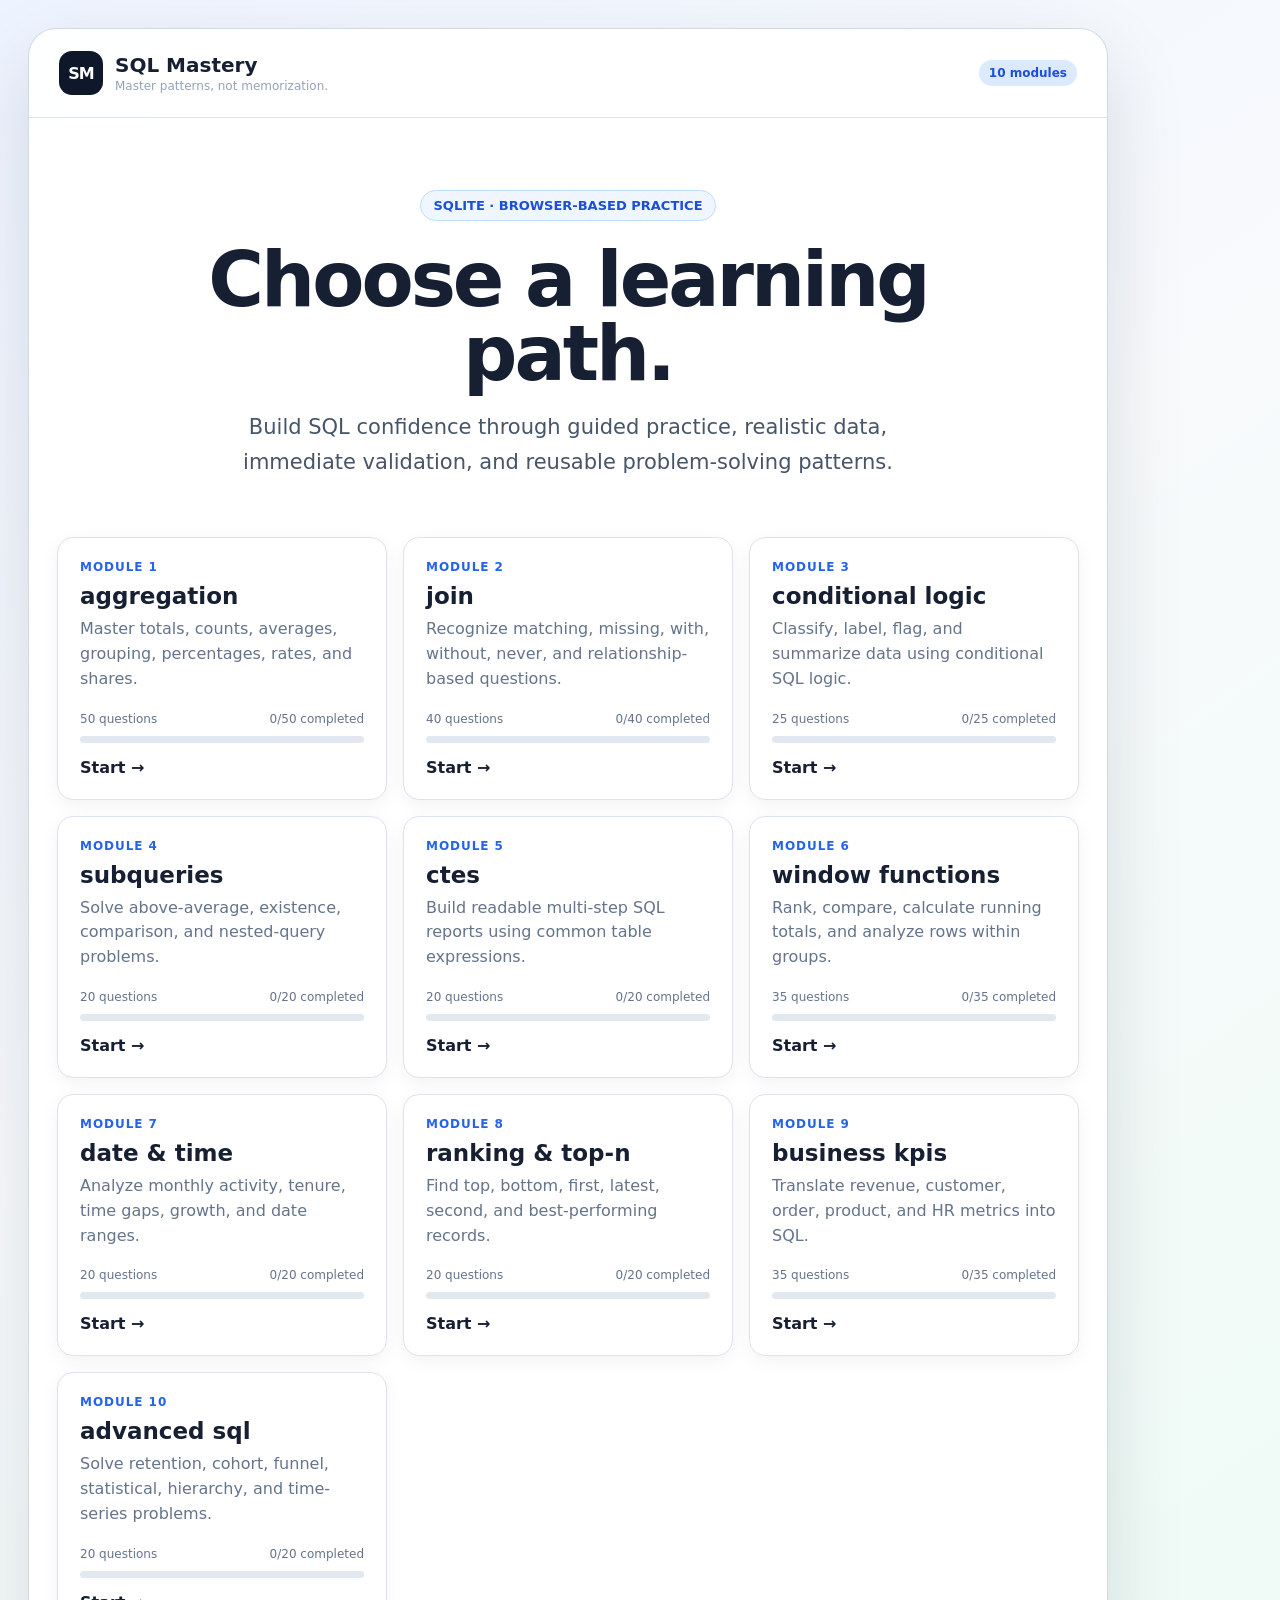
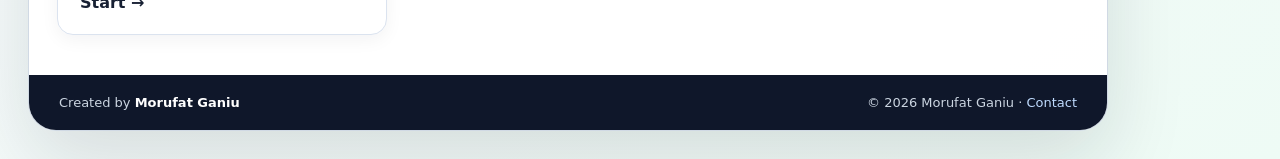
<file: index.html>
<!DOCTYPE html>
<html lang="en">
<head>
  <meta charset="UTF-8">
  <meta name="viewport" content="width=device-width,initial-scale=1">
  <title>SQL Mastery</title>
  <link rel="stylesheet" href="assets/css/style.css?v=1.3.0">
</head>
<body>
  <section class="landing home-landing">
    <div class="landing-shell">
      <div class="landing-nav">
        <div class="brand-lockup">
          <div class="brand-mark">SM</div>
          <div>
            <div class="brand-name">SQL Mastery</div>
            <div class="tagline" style="margin:2px 0 0">Master patterns, not memorization.</div>
          </div>
        </div>
        <span class="version-chip">10 modules</span>
      </div>
      <div class="landing-hero home-hero">
        <span class="eyebrow">SQLite · Browser-based practice</span>
        <h1>Choose a learning path.</h1>
        <p class="landing-lead">Build SQL confidence through guided practice, realistic data, immediate validation, and reusable problem-solving patterns.</p>
      </div>
      <div id="moduleGrid" class="home-module-grid"></div>
      <div class="landing-footer">
        <span>Created by <strong>Morufat Ganiu</strong></span>
        <span>© 2026 Morufat Ganiu · <a href="mailto:morufatganiuayomide@gmail.com">Contact</a></span>
      </div>
    </div>
  </section>
  <script src="modules.js?v=1.3.0"></script>
  <script src="assets/js/modules-loader.js?v=1.3.0"></script>
  <script>SQLMasteryModules.renderHome();</script>
</body>
</html>
</file>
<file: assets/css/style.css>
:root{--bg:#f4f7fb;--panel:#fff;--ink:#172033;--muted:#64748b;--line:#dbe3ef;--brand:#2563eb;--brand2:#1d4ed8;--ok:#15803d;--bad:#b91c1c;--warn:#b45309;--code:#0f172a;--soft:#eff6ff}
*{box-sizing:border-box}body{margin:0;font-family:Inter,ui-sans-serif,system-ui,-apple-system,Segoe UI,sans-serif;background:var(--bg);color:var(--ink)}button,select,textarea{font:inherit}button{cursor:pointer}.app{min-height:100vh;display:grid;grid-template-columns:280px 1fr}.sidebar{background:#0f172a;color:#e2e8f0;padding:22px 16px;position:sticky;top:0;height:100vh;overflow:auto}.logo{font-size:23px;font-weight:850;letter-spacing:-.5px}.tagline{font-size:12px;color:#94a3b8;margin:4px 0 22px}.module{padding:12px;border-radius:10px;margin:6px 0;border:1px solid transparent}.module.active{background:#1e293b;border-color:#334155}.module.locked{opacity:.52}.module small{display:block;color:#94a3b8;margin-top:4px}.main{padding:20px;min-width:0}.topbar{display:flex;justify-content:space-between;gap:16px;align-items:center;margin-bottom:16px}.topbar h1{margin:0;font-size:24px}.dialects{display:flex;align-items:center;gap:8px}.dialects select{padding:9px 12px;border:1px solid var(--line);border-radius:9px;background:#fff}.stats{display:grid;grid-template-columns:repeat(4,minmax(120px,1fr));gap:10px;margin-bottom:14px}.stat{background:var(--panel);border:1px solid var(--line);border-radius:12px;padding:12px}.stat b{display:block;font-size:21px}.stat span{font-size:12px;color:var(--muted)}.progress{height:8px;background:#e2e8f0;border-radius:99px;overflow:hidden;margin-top:8px}.progress i{display:block;height:100%;background:var(--brand);width:0}.tabs{display:flex;gap:6px;margin-bottom:12px;flex-wrap:wrap}.tab{border:1px solid var(--line);background:#fff;padding:9px 13px;border-radius:9px}.tab.active{background:var(--brand);color:#fff;border-color:var(--brand)}.panel{display:none}.panel.active{display:block}.workspace{display:grid;grid-template-columns:minmax(300px,38%) 1fr;gap:14px}.card{background:var(--panel);border:1px solid var(--line);border-radius:14px;box-shadow:0 3px 14px rgba(15,23,42,.04)}.qcard{padding:18px}.eyebrow{font-size:12px;font-weight:800;color:var(--brand);text-transform:uppercase}.qtitle{font-size:21px;font-weight:800;line-height:1.35;margin:8px 0 12px}.signal{background:#dbeafe;border-radius:5px;padding:1px 4px;color:#1d4ed8;font-weight:700}.mapping{display:flex;gap:6px;flex-wrap:wrap;margin:10px 0}.pill{font-size:12px;background:var(--soft);color:#1e40af;padding:5px 8px;border-radius:999px}.framework summary,.hints summary{font-weight:750;cursor:pointer;margin:10px 0}.framework label{display:block;font-size:12px;color:var(--muted);margin:9px 0 4px}.framework input{width:100%;padding:8px;border:1px solid var(--line);border-radius:8px}.hintbox{padding:10px;background:#fffbeb;border:1px solid #fde68a;border-radius:9px;margin-top:8px}.hint-actions{display:flex;gap:6px;flex-wrap:wrap}.btn{border:0;border-radius:9px;padding:9px 12px;font-weight:750}.primary{background:var(--brand);color:#fff}.primary:hover{background:var(--brand2)}.secondary{background:#e2e8f0;color:#172033}.danger{background:#fee2e2;color:#991b1b}.editor-card{overflow:hidden}.editorbar{display:flex;align-items:center;justify-content:space-between;padding:10px 12px;border-bottom:1px solid #293548;background:#111827;color:#cbd5e1}.editorbar small{color:#94a3b8}.editor{width:100%;height:290px;resize:vertical;border:0;outline:0;background:var(--code);color:#e2e8f0;padding:16px;font:14px/1.6 ui-monospace,SFMono-Regular,Menlo,monospace;tab-size:2}.actions{display:flex;gap:8px;padding:10px 12px;background:#111827;border-top:1px solid #293548}.result{margin-top:14px;padding:14px}.status{font-weight:850;font-size:18px;margin-bottom:8px}.status.ok{color:var(--ok)}.status.bad{color:var(--bad)}.status.warn{color:var(--warn)}.tablewrap{overflow:auto;max-height:310px;border:1px solid var(--line);border-radius:9px}table{border-collapse:collapse;width:100%;font-size:13px}th,td{padding:9px 10px;border-bottom:1px solid var(--line);text-align:left;white-space:nowrap}th{background:#f8fafc;position:sticky;top:0}.feedback{margin-top:10px;background:#f0fdf4;border:1px solid #bbf7d0;padding:11px;border-radius:9px;white-space:pre-line}.navrow{display:flex;justify-content:space-between;gap:8px;margin-top:14px}.solution{margin-top:12px;padding:12px;border-radius:9px;background:#f8fafc;border:1px solid var(--line)}pre{white-space:pre-wrap;word-break:break-word;background:#0f172a;color:#e2e8f0;padding:12px;border-radius:9px}.question-list{display:grid;grid-template-columns:repeat(auto-fill,minmax(250px,1fr));gap:10px}.qitem{padding:12px;background:#fff;border:1px solid var(--line);border-radius:10px;cursor:pointer}.qitem.done{border-left:5px solid var(--ok)}.qitem.current{outline:2px solid var(--brand)}.difficulty{font-size:11px;color:var(--muted)}.explorer-grid{display:grid;grid-template-columns:repeat(auto-fit,minmax(280px,1fr));gap:12px}.schema-card{padding:14px}.rel{padding:14px;margin-bottom:12px;background:#eff6ff;border:1px solid #bfdbfe;border-radius:12px}.sample{overflow:auto}.history-item{padding:12px;border-bottom:1px solid var(--line)}.empty{padding:22px;color:var(--muted);text-align:center}.footer-note{font-size:12px;color:var(--muted);margin-top:14px}.mobile-menu{display:none}
@media(max-width:950px){.app{grid-template-columns:1fr}.sidebar{position:static;height:auto}.sidebar .module-list{display:none}.sidebar.open .module-list{display:block}.mobile-menu{display:inline-block}.workspace{grid-template-columns:1fr}.stats{grid-template-columns:repeat(2,1fr)}}
@media(max-width:560px){.main{padding:12px}.topbar{align-items:flex-start;flex-direction:column}.stats{grid-template-columns:1fr 1fr}.qtitle{font-size:18px}.actions{flex-wrap:wrap}}

/* SQL Mastery v1.0 landing page */
.landing{min-height:100vh;background:linear-gradient(145deg,#eef4ff 0%,#f8fafc 45%,#eefbf5 100%);display:flex;align-items:center;justify-content:center;padding:32px 20px}
.landing-shell{width:min(1080px,100%);background:rgba(255,255,255,.94);border:1px solid rgba(203,213,225,.9);border-radius:28px;box-shadow:0 30px 80px rgba(15,23,42,.13);overflow:hidden}
.landing-nav{display:flex;align-items:center;justify-content:space-between;padding:22px 30px;border-bottom:1px solid var(--line)}
.brand-lockup{display:flex;align-items:center;gap:12px}.brand-mark{width:44px;height:44px;border-radius:13px;background:#0f172a;color:#fff;display:grid;place-items:center;font-weight:900;letter-spacing:-1px}.brand-name{font-size:20px;font-weight:850}.version-chip{font-size:12px;font-weight:750;color:#1d4ed8;background:#dbeafe;border-radius:999px;padding:6px 10px}
.landing-hero{padding:72px 54px 38px;text-align:center}.eyebrow{display:inline-flex;align-items:center;gap:8px;background:#eff6ff;color:#1d4ed8;border:1px solid #bfdbfe;border-radius:999px;padding:7px 12px;font-size:13px;font-weight:750}.landing h1{font-size:clamp(42px,7vw,76px);letter-spacing:-3px;line-height:.98;margin:22px auto 18px;max-width:800px}.landing-lead{font-size:clamp(17px,2.5vw,21px);line-height:1.65;color:#475569;max-width:720px;margin:0 auto 28px}.start-btn{border:0;border-radius:13px;background:#2563eb;color:#fff;font-weight:800;padding:15px 24px;box-shadow:0 12px 24px rgba(37,99,235,.25)}.start-btn:hover{background:#1d4ed8;transform:translateY(-1px)}
.landing-facts{display:grid;grid-template-columns:repeat(3,1fr);gap:16px;padding:24px 54px 54px}.landing-fact{border:1px solid var(--line);background:#fff;border-radius:18px;padding:22px;text-align:left}.landing-fact b{display:block;font-size:18px;margin-bottom:7px}.landing-fact span{color:#64748b;line-height:1.5;font-size:14px}.landing-footer{display:flex;justify-content:space-between;gap:16px;align-items:center;padding:20px 30px;background:#0f172a;color:#cbd5e1;font-size:13px}.landing-footer strong{color:#fff}.landing-footer a{color:#bfdbfe;text-decoration:none}
.app{display:none}.app.is-visible{display:grid}.home-link{width:100%;margin-top:14px;background:transparent;color:#bfdbfe;border:1px solid #334155;border-radius:10px;padding:9px 12px;text-align:left}.product-footer{margin-top:28px;padding:18px 4px 4px;border-top:1px solid var(--line);display:flex;justify-content:space-between;gap:12px;color:#64748b;font-size:12px}.product-footer strong{color:#334155}.product-footer a{color:#2563eb;text-decoration:none}
@media(max-width:760px){.landing-hero{padding:52px 24px 28px}.landing-facts{grid-template-columns:1fr;padding:18px 24px 36px}.landing-nav,.landing-footer{padding:18px 20px}.landing-footer,.product-footer{align-items:flex-start;flex-direction:column}.landing h1{letter-spacing:-2px}.app.is-visible{display:block}}
.loading-overlay{position:fixed;inset:0;background:rgba(15,23,42,.72);color:#fff;display:grid;place-items:center;z-index:9999;font-weight:800}
.loading-overlay[hidden]{display:none}.error-box{padding:14px;border:1px solid #fecaca;background:#fef2f2;color:#991b1b;border-radius:10px}
.qitem b{display:block;margin-bottom:4px}.schema-card h3{margin:0 0 10px}.schema-card ul{margin:0;padding-left:18px;color:var(--muted)}


/* Grouped All Questions syllabus */
.question-list{display:block}
.question-group{margin-bottom:18px}
.question-group-heading{display:flex;align-items:center;justify-content:space-between;padding:10px 4px 8px;border-bottom:2px solid var(--line);text-transform:uppercase;letter-spacing:.08em;font-weight:850;color:var(--ink)}
.question-group-heading small{font-size:11px;color:var(--muted);font-weight:700;letter-spacing:0;text-transform:none}
.question-group-list{background:#fff;border:1px solid var(--line);border-top:0;border-radius:0 0 12px 12px;overflow:hidden}
.question-row{width:100%;display:grid;grid-template-columns:42px minmax(0,1fr) auto;align-items:center;gap:12px;padding:13px 14px;border:0;border-bottom:1px solid var(--line);background:#fff;text-align:left;color:var(--ink);transition:background .15s ease,box-shadow .15s ease}
.question-row:last-child{border-bottom:0}
.question-row:hover{background:#f8fafc}
.question-row.current{background:#eff6ff;box-shadow:inset 4px 0 0 var(--brand)}
.question-row.done{background:#fbfefc}
.question-number{width:32px;height:32px;display:grid;place-items:center;border-radius:50%;background:#f1f5f9;color:#475569;font-size:12px;font-weight:850}
.question-row.done .question-number{background:#dcfce7;color:#166534}
.question-copy{min-width:0}
.question-copy b{display:block;font-size:14px;line-height:1.35;margin:0 0 3px}
.question-copy small{font-size:11px;color:var(--muted)}
.question-status{display:inline-flex;align-items:center;gap:6px;white-space:nowrap;padding:6px 9px;border-radius:999px;font-size:11px;font-weight:800;border:1px solid transparent}
.question-status i{font-style:normal;font-weight:900}
.question-status.completed{background:#dcfce7;color:#166534;border-color:#bbf7d0}
.question-status.attempted{background:#fef3c7;color:#92400e;border-color:#fde68a}
.question-status.needs-work{background:#fee2e2;color:#991b1b;border-color:#fecaca}
.question-status.not-started{background:#f1f5f9;color:#64748b;border-color:#e2e8f0}
@media(max-width:640px){.question-row{grid-template-columns:34px minmax(0,1fr);gap:9px}.question-status{grid-column:2;justify-self:start}.question-number{width:28px;height:28px}.question-group-heading small{display:none}}

/* Dynamic platform home */
.home-landing{display:block;min-height:100vh;padding:28px}
.home-hero{padding-bottom:20px}
.home-module-grid{display:grid;grid-template-columns:repeat(auto-fit,minmax(260px,1fr));gap:16px;padding:10px 28px 40px}
.home-module-card{display:flex;flex-direction:column;min-height:260px;padding:22px;background:#fff;border:1px solid var(--line);border-radius:16px;text-decoration:none;color:var(--ink);box-shadow:0 5px 18px rgba(15,23,42,.05);transition:transform .18s ease,box-shadow .18s ease,border-color .18s ease}
.home-module-card:hover{transform:translateY(-3px);box-shadow:0 12px 30px rgba(15,23,42,.09);border-color:#93c5fd}
.home-module-number{font-size:12px;font-weight:850;text-transform:uppercase;letter-spacing:.08em;color:var(--brand)}
.home-module-card h2{margin:9px 0 8px;font-size:23px;text-transform:lowercase}
.home-module-card p{margin:0 0 20px;color:var(--muted);line-height:1.55;flex:1}
.home-module-meta{display:flex;justify-content:space-between;gap:10px;font-size:12px;color:var(--muted)}
.home-progress{height:7px;background:#e2e8f0;border-radius:99px;overflow:hidden;margin:10px 0 15px}
.home-progress i{display:block;height:100%;background:var(--brand)}
.module-list .module{display:block;color:inherit;text-decoration:none}
@media(max-width:640px){.home-landing{padding:0}.home-module-grid{padding:10px 16px 28px}.home-module-meta{align-items:flex-start;flex-direction:column}}
</file>
